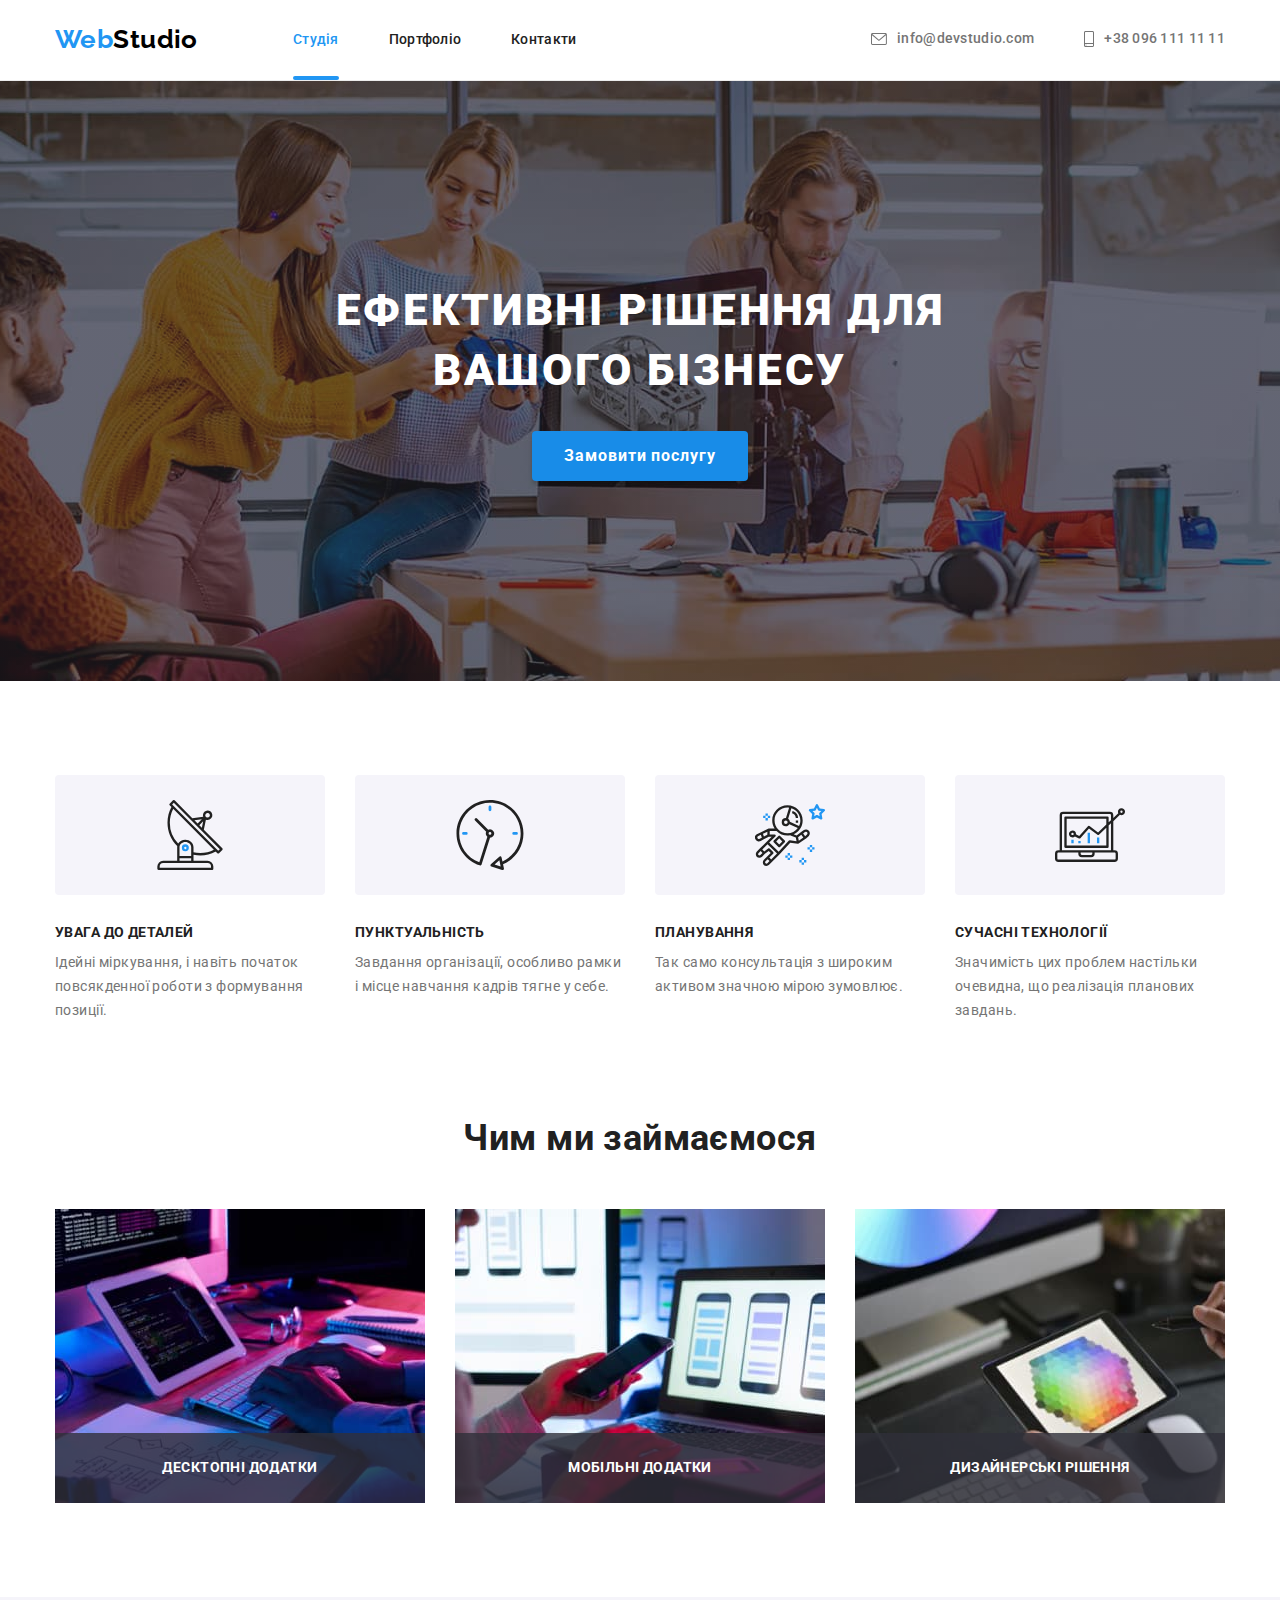
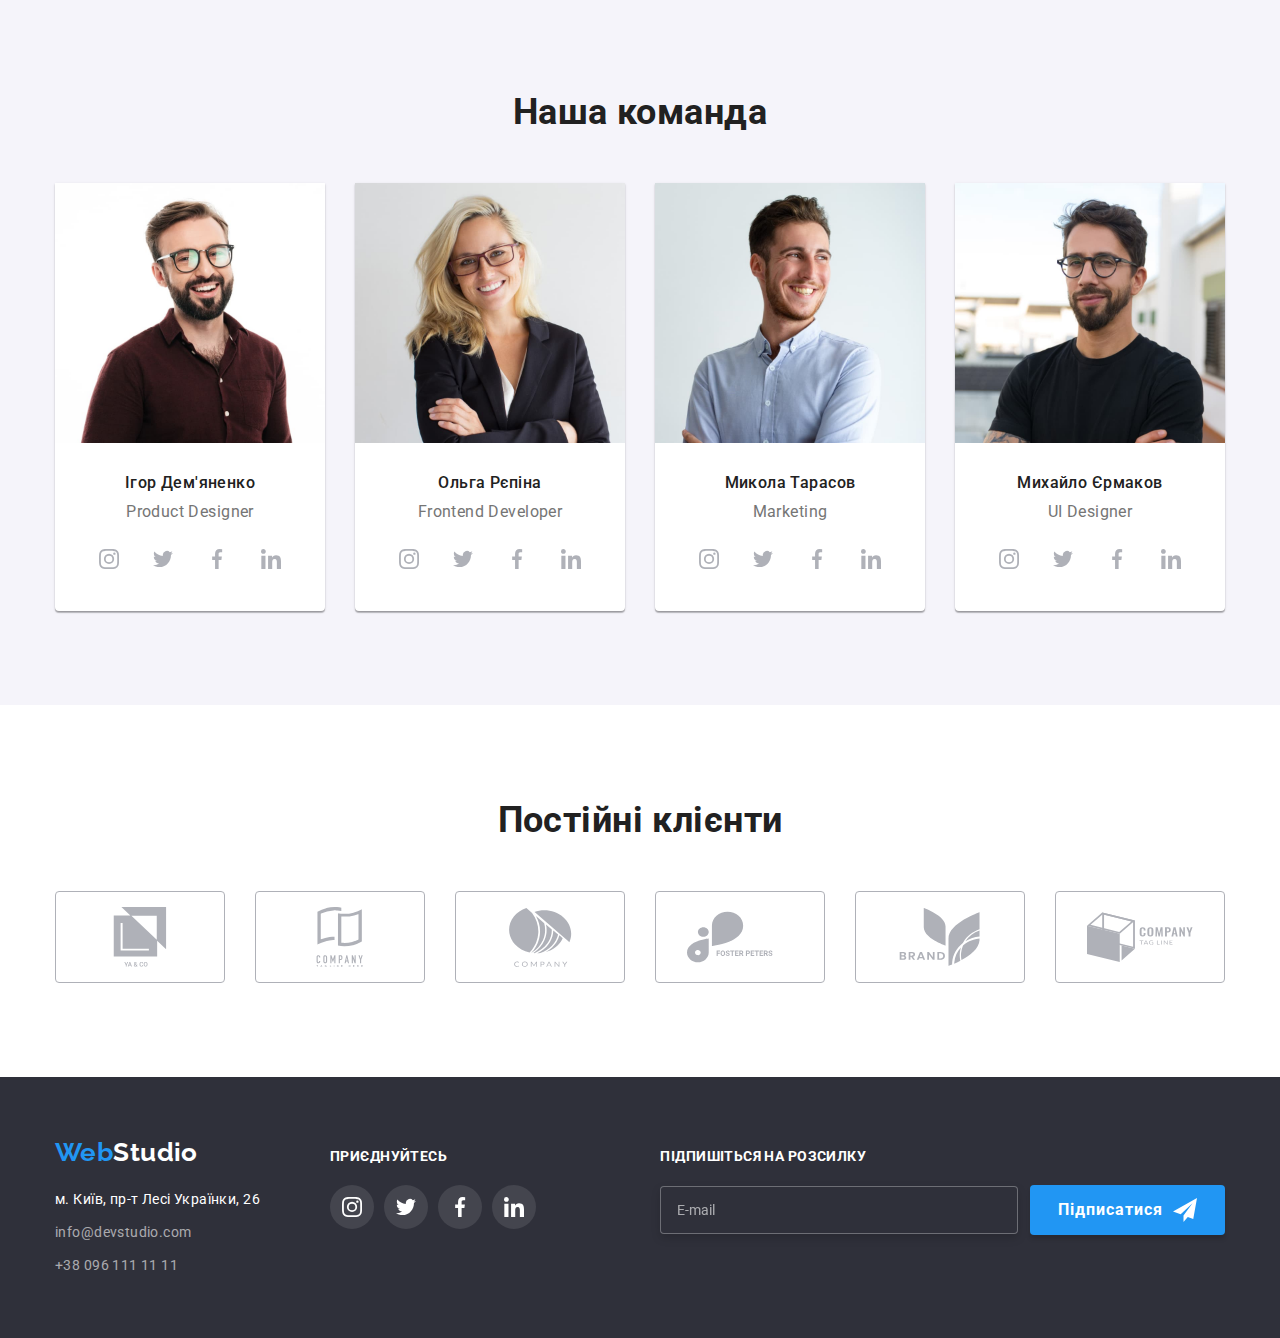
<file: index.html>
<!DOCTYPE html>
<html lang="uk">
<head>
    <meta charset="UTF-8">
    <meta http-equiv="X-UA-Compatible" content="IE=edge">
    <meta name="viewport" content="width=device-width, initial-scale=1.0">
    <title>Web Studio</title>
    <link rel="preconnect" href="https://fonts.googleapis.com">
    <link rel="preconnect" href="https://fonts.gstatic.com" crossorigin>
    <link href="https://fonts.googleapis.com/css2?family=Raleway:wght@700&family=Roboto:wght@400;500;700;900&display=swap"
        rel="stylesheet">
    <link rel="stylesheet" href="https://cdn.jsdelivr.net/npm/modern-normalize@1.1.0/modern-normalize.min.css">
    <link rel="stylesheet" href="./css/styles.css">
</head>
<body>
    <header class="page-header">
        <div class="container page-header-container">
            <nav class="page-nav">
                <a class="logo-header link" href="./index.html">Web<span class="logo-dark">Studio</span></a>
                <ul class="menu list">
                    <li class="menu-item">
                        <a class="menu-link current link" href="./index.html">Студія</a>
                    </li>
                    <li class="menu-item">
                        <a class="menu-link link" href="./portfolio.html">Портфоліо</a>
                    </li>
                    <li class="menu-item">
                        <a class="menu-link link" href="#contacts">Контакти</a>
                    </li>
                </ul>
            </nav>
            <ul class="contact-header list">
                <li class="contacts">
                    <a class="contact-mail link" href="mailto:info@devstudio.com">
                        <svg class="icon-mail" width="16" height="16">
                            <use href="./images/icons.svg#icon-envelope"></use>
                        </svg>
                        info@devstudio.com
                    </a>
                </li>
                <li class="contacts">
                    <a class="contact-phone link" href="tel:+380961111111">
                        <svg class="icon-phone" width="10" height="16">
                            <use href="./images/icons.svg#icon-smartphone"></use>
                        </svg>
                        +38 096 111 11 11
                    </a>
                </li>
            </ul>
        </div>
    </header>
    <main>
        <section class="first-main">
            <div class="container section-main">
                <h1 class="main-title">Ефективні рішення для вашого бізнесу</h1>
                <button class="main-btn" type="button" data-modal-open>Замовити послугу</button>
            </div>
        </section>
        <section class="feature-main section">
            <div class="container">
                <h2 class="feature-noname">Особливості</h2>
                <ul class="feature-menu list">
                    <li class="feature-item">
                        <div class="container-icon">
                            <svg lang="en" aria-label="icon antenna" class="feature-icon">
                                <use href="./images/icons.svg#icon-antenna"></use>
                            </svg>
                        </div>
                        <h3 class="feature-title">Увага до деталей</h3>
                        <p class="feature-text">Ідейні міркування, і навіть початок повсякденної роботи з формування позиції.</p>
                    </li>
                    <li class="feature-item">
                        <div class="container-icon">
                            <svg lang="en" aria-label="icon clock" class="feature-icon">
                                <use href="./images/icons.svg#icon-clock"></use>
                            </svg>
                        </div>
                        <h3 class="feature-title">Пунктуальність</h3>
                        <p class="feature-text">Завдання організації, особливо рамки і місце навчання кадрів тягне у себе.</p>
                    </li>
                    <li class="feature-item">
                        <div class="container-icon">
                            <svg lang="en" aria-label="icon astronaut" class="feature-icon">
                                <use href="./images/icons.svg#icon-astronaut"></use>
                            </svg>
                        </div>
                        <h3 class="feature-title">Планування</h3>
                        <p class="feature-text">Так само консультація з широким активом значною мірою зумовлює.</p>
                    </li>
                    <li class="feature-item">
                        <div class="container-icon">
                            <svg lang="en" aria-label="icon diagram" class="feature-icon">
                                <use href="./images/icons.svg#icon-diagram"></use>
                            </svg>
                        </div>
                        <h3 class="feature-title">Сучасні технології</h3>
                        <p class="feature-text">Значимість цих проблем настільки очевидна, що реалізація планових завдань.</p>
                    </li>
                </ul>
            </div>
        </section>
        <section class="box-main section">
            <div class="container">
                <h2 class="box-title">Чим ми займаємося</h2>
                <ul class="box-items list">
                    <li class="box-foto">
                        <div class="box-list-img">
                            <img src="./images/logo1.jpg" alt="foto1" width="370" height="294" />
                            <p class="items-name">Десктопні додатки</p>
                        </div>
                    </li>
                    <li class="box-foto">
                        <div class="box-list-img">
                            <img src="./images/logo2.jpg" alt="foto2" width="370" height="294" />
                            <p class="items-name">Мобільні додатки</p>
                        </div>
                    </li>
                    <li class="box-foto">
                        <div class="box-list-img">
                            <img src="./images/logo3.jpg" alt="foto3" width="370" height="294" />
                            <p class="items-name">Дизайнерські рішення</p>
                        </div>
                    </li>
                </ul>
            </div>
         </section>
         <section class="team-main section">
            <div class="container">
                <h2 class="team-title">Наша команда</h2>
                    <ul class="team-items list">
                        <li class="team-foto">
                            <img src="./images/img1.jpg" alt="Ігор Дем'яненко" width="270" height="260" />
                            <div class="section-team">
                                <h3 class="team-name">Ігор Дем'яненко</h3>
                                <p lang="en" class="team-work">Product Designer</p>
                                <ul class="social-list list">
                                    <li class="social-list-item">
                                        <a href="#" class="social-list-link">
                                            <svg lang="en" aria-label="instagram" class="social-list-icon">
                                                <use href="./images/icons.svg#icon-instagram"></use>
                                            </svg>
                                        </a>
                                    </li>
                                    <li class="social-list-item">
                                        <a href="#" class="social-list-link">
                                            <svg lang="en" aria-label="twitter" class="social-list-icon">
                                                <use href="./images/icons.svg#icon-twitter"></use>
                                            </svg>
                                        </a>
                                    </li>
                                    <li class="social-list-item">
                                        <a href="#" class="social-list-link">
                                            <svg lang="en" aria-label="facebook" class="social-list-icon">
                                                <use href="./images/icons.svg#icon-facebook"></use>
                                            </svg>
                                        </a>
                                    </li>
                                    <li class="social-list-item">
                                        <a href="#" class="social-list-link">
                                            <svg lang="en" aria-label="linkedin" class="social-list-icon">
                                                <use href="./images/icons.svg#icon-linkedin"></use>
                                            </svg>
                                        </a>
                                    </li>
                                </ul>
                            </div>
                        </li>
                    
                        <li class="team-foto">
                            <img src="./images/img2.jpg" alt="Ольга Рєпіна" width="270" height="260" />
                            <div class="section-team">
                                <h3 class="team-name">Ольга Рєпіна</h3>
                                <p lang="en" class="team-work">Frontend Developer</p>
                                <ul class="social-list list">
                                    <li class="social-list-item">
                                        <a href="#" class="social-list-link">
                                            <svg lang="en" aria-label="instagram" class="social-list-icon">
                                                <use href="./images/icons.svg#icon-instagram"></use>
                                            </svg>
                                        </a>
                                    </li>
                                    <li class="social-list-item">
                                        <a href="#" class="social-list-link">
                                            <svg lang="en" aria-label="twitter" class="social-list-icon">
                                                <use href="./images/icons.svg#icon-twitter"></use>
                                            </svg>
                                        </a>
                                    </li>
                                    <li class="social-list-item">
                                        <a href="#" class="social-list-link">
                                            <svg lang="en" aria-label="facebook" class="social-list-icon">
                                                <use href="./images/icons.svg#icon-facebook"></use>
                                            </svg>
                                        </a>
                                    </li>
                                    <li class="social-list-item">
                                        <a href="#" class="social-list-link">
                                            <svg lang="en" aria-label="linkedin" class="social-list-icon">
                                                <use href="./images/icons.svg#icon-linkedin"></use>
                                            </svg>
                                        </a>
                                    </li>
                                </ul>
                            </div>
                        </li>
                        <li class="team-foto">
                            <img src="./images/img3.jpg" alt="Микола Тарасов" width="270" height="260" />
                            <div class="section-team">
                                <h3 class="team-name">Микола Тарасов</h3>
                                <p lang="en" class="team-work">Marketing</p>
                                <ul class="social-list list">
                                    <li class="social-list-item">
                                        <a href="#" class="social-list-link">
                                            <svg lang="en" aria-label="instagram" class="social-list-icon">
                                                <use href="./images/icons.svg#icon-instagram"></use>
                                            </svg>
                                        </a>
                                    </li>
                                    <li class="social-list-item">
                                        <a href="#" class="social-list-link">
                                            <svg lang="en" aria-label="twitter" class="social-list-icon">
                                                <use href="./images/icons.svg#icon-twitter"></use>
                                            </svg>
                                        </a>
                                    </li>
                                    <li class="social-list-item">
                                        <a href="#" class="social-list-link">
                                            <svg lang="en" aria-label="facebook" class="social-list-icon">
                                                <use href="./images/icons.svg#icon-facebook"></use>
                                            </svg>
                                        </a>
                                    </li>
                                    <li class="social-list-item">
                                        <a href="#" class="social-list-link">
                                            <svg lang="en" aria-label="linkedin" class="social-list-icon">
                                                <use href="./images/icons.svg#icon-linkedin"></use>
                                            </svg>
                                        </a>
                                    </li>
                                </ul>
                            </div>
                        </li>
                        <li class="team-foto">
                            <img src="./images/img4.jpg" alt="Михайло Єрмаков" width="270" height="260" />
                            <div class="section-team">
                                <h3 class="team-name">Михайло Єрмаков</h3>
                                <p lang="en" class="team-work">UI Designer</p>
                                <ul class="social-list list">
                                    <li class="social-list-item">
                                        <a href="#" class="social-list-link">
                                            <svg lang="en" aria-label="instagram" class="social-list-icon">
                                                <use href="./images/icons.svg#icon-instagram"></use>
                                            </svg>
                                        </a>
                                    </li>
                                    <li class="social-list-item">
                                        <a href="#" class="social-list-link">
                                            <svg lang="en" aria-label="twitter" class="social-list-icon">
                                                <use href="./images/icons.svg#icon-twitter"></use>
                                            </svg>
                                        </a>
                                    </li>
                                    <li class="social-list-item">
                                        <a href="#" class="social-list-link">
                                            <svg lang="en" aria-label="facebook" class="social-list-icon">
                                                <use href="./images/icons.svg#icon-facebook"></use>
                                            </svg>
                                        </a>
                                    </li>
                                    <li class="social-list-item">
                                        <a href="#" class="social-list-link">
                                            <svg lang="en" aria-label="linkedin" class="social-list-icon">
                                                <use href="./images/icons.svg#icon-linkedin"></use>
                                            </svg>
                                        </a>
                                    </li>
                                </ul>
                            </div>           
                        </li>
                    </ul>
            </div>
        </section>
        <section class="client-main section">
            <div class="container">
                <h2 class="client-title">Постійні клієнти</h2>
                    <ul class="client-menu list">
                        <li class="client-list">
                            <a href="#" class="client-list-link">
                                <svg lang="en" aria-label="compani" class="client-list-icon">
                                    <use href="./images/icons.svg#icon-group1">
                                    </use>
                                </svg>
                            </a>
                        </li>
                        <li class="client-list">
                            <a href="#" class="client-list-link">
                                <svg lang="en" aria-label="compani" class="client-list-icon">
                                    <use href="./images/icons.svg#icon-group2">
                                    </use>
                                </svg>
                            </a>
                        </li>
                        <li class="client-list">
                            <a href="#" class="client-list-link">
                                <svg lang="en" aria-label="compani" class="client-list-icon">
                                    <use href="./images/icons.svg#icon-group3">
                                    </use>
                                </svg> 
                            </a>
                        </li>
                        <li class="client-list">
                            <a href="#" class="client-list-link">
                                <svg lang="en" aria-label="compani" class="client-list-icon">
                                    <use href="./images/icons.svg#icon-group4">
                                    </use>
                                </svg>
                            </a>
                        </li>
                        <li class="client-list">
                            <a href="#" class="client-list-link">
                                <svg lang="en" aria-label="compani" class="client-list-icon">
                                    <use href="./images/icons.svg#icon-group5">
                                    </use>
                                </svg>
                            </a>
                        </li>
                        <li class="client-list">
                            <a href="#" class="client-list-link">
                                <svg lang="en" aria-label="compani" class="client-list-icon">
                                    <use href="./images/icons.svg#icon-group6">
                                    </use>
                                </svg>
                            </a>
                        </li>
                    </ul>
            </div>
        </section>
    </main>
    <footer id="contacts" class="page-footer">
        <div class="container page-footer-container">
            <div class="address-container">
            <a class="logo-footer link" href="./index.html">Web<span class="logo-light">Studio</span></a>
            <address class="page-address">
                <ul class="address-menu list">
                    <li class="address-item">
                        <a class="address-maps link" href="https://goo.gl/maps/CPtrU1FHBa2aNyZL9" target="_blank"
                            rel="noopener noreferrer nofollow">м. Київ, пр-т Лесі Українки, 26</a>
                    </li>
                    <li class="address-item">
                        <a class="address-mail link" href="mailto:info@devstudio.com">info@devstudio.com</a>
                    </li>
                    <li class="address-item">
                        <a class="address-phone link" href="tel:+380961111111">+38 096 111 11 11</a>
                    </li>
                </ul>
            </address>
            </div>
            <div class="container-social">
                <p class="footer-title">приєднуйтесь</p>
                    <ul class="footer-menu list">
                        <li class="social-list-footer">
                            <a href="#" class="social-list-link-footer">
                                <svg lang="en" aria-label="instagram" class="social-list-icon-footer">
                                    <use href="./images/icons.svg#icon-instagram"></use>
                                </svg>
                            </a>
                        </li>
                        <li class="social-list-footer">
                            <a href="#" class="social-list-link-footer">
                                <svg lang="en" aria-label="twitter" class="social-list-icon-footer">
                                    <use href="./images/icons.svg#icon-twitter"></use>
                                </svg>
                            </a>
                        </li>
                        <li class="social-list-footer">
                            <a href="#" class="social-list-link-footer">
                                <svg lang="en" aria-label="facebook" class="social-list-icon-footer">
                                    <use href="./images/icons.svg#icon-facebook"></use>
                                </svg>
                            </a>
                        </li>
                        <li class="social-list-footer">
                            <a href="#" class="social-list-link-footer">
                                <svg lang="en" aria-label="linkedin" class="social-list-icon-footer">
                                    <use href="./images/icons.svg#icon-linkedin"></use>
                                </svg>
                            </a>
                        </li>
                    </ul>
            </div>
            <div class="container-subscription">
                <p class="subscription-title">Підпишіться на розсилку</p>
                <form class="subscription-form">
                    <input type="email" class="subscription-form-input" placeholder="E-mail" required name="user-mail">
                    <button type="submit" class="subscription-form-submit">Підписатися
                        <svg class="subscription-form-icon" width="24" height="24">
                            <use href="./images/icons.svg#icon-send"></use>
                        </svg>
                    </button>
                </form>
            </div>
        </div>
    </footer>
    <div class="backgrop is-hidden" data-modal> 
        <div class="modal">
            <button class="modal-close-btn" type="button" data-modal-close>
                <svg class="modal-close-icon" width="18" height="18">
                    <use href="./images/icons.svg#icon-close"></use>
                </svg>
            </button>
            <p class="modal-form-title">Залиште свої дані, ми вам передзвонимо</p>
            <form class="modal-form">
                <label class="modal-form-field">
                    <span class="modal-field-name">Ім'я</span>
                    <span class="modal-field-input">
                        <input type="text" class="modal-form-input" required pattern="[a-zA-Zа-яА-ЯіІїЇ]+" name="user-name">
                        <svg class="modal-fild-icon" width="18" height="18">
                            <use href="./images/icons.svg#icon-person-black"></use>
                        </svg>
                    </span>
                </label>
                <label class="modal-form-field">
                    <span class="modal-field-name">Телефон</span>
                    <span class="modal-field-input">
                         <input type="tel" class="modal-form-input" required pattern="[0-9]{3}-[0-9]{3}-[0-9]{2}-[0-9]{2}" title="xxx-xxx-xx-xx"
                                name="user-phone">
                         <svg class="modal-fild-icon" width="18" height="18">
                            <use href="./images/icons.svg#icon-phone-black"></use>
                        </svg>
                    </span>
                </label>
                <label class="modal-form-field">
                    <span class="modal-field-name">Пошта</span>
                    <span class="modal-field-input">
                        <input type="email" class="modal-form-input" required name="user-mail">
                        <svg class="modal-fild-icon" width="18" height="18">
                            <use href="./images/icons.svg#icon-email-black"></use>
                        </svg>
                    </span>
                </label>
                <label class="modal-form-field">
                    <span class="modal-field-name">Коментар</span>
                    <textarea name="user-comment" class="modal-form-message" placeholder="Введіть текст"></textarea>
                </label>
                <label class="modal-form-check-field">
                    <input type="checkbox" class="modal-form-check" name="user-policy" required>
                    <svg class="modal-form-checkbox" width="16" height="15">
                        <use class="modal-form-checkbox-icon" href="./images/icons.svg#icon-check"></use>
                    </svg>
                    Погоджуюся з розсилкою та приймаю&nbsp;<a class="modal-form-checkbox-consept" href="">Умови договору</a>
                </label>
                <button type="submit" class="modal-form-submit">Відправити</button>
            </form>
        </div>
    </div>
    <script src="./js/modal.js"></script>
</body>
</html>
</file>
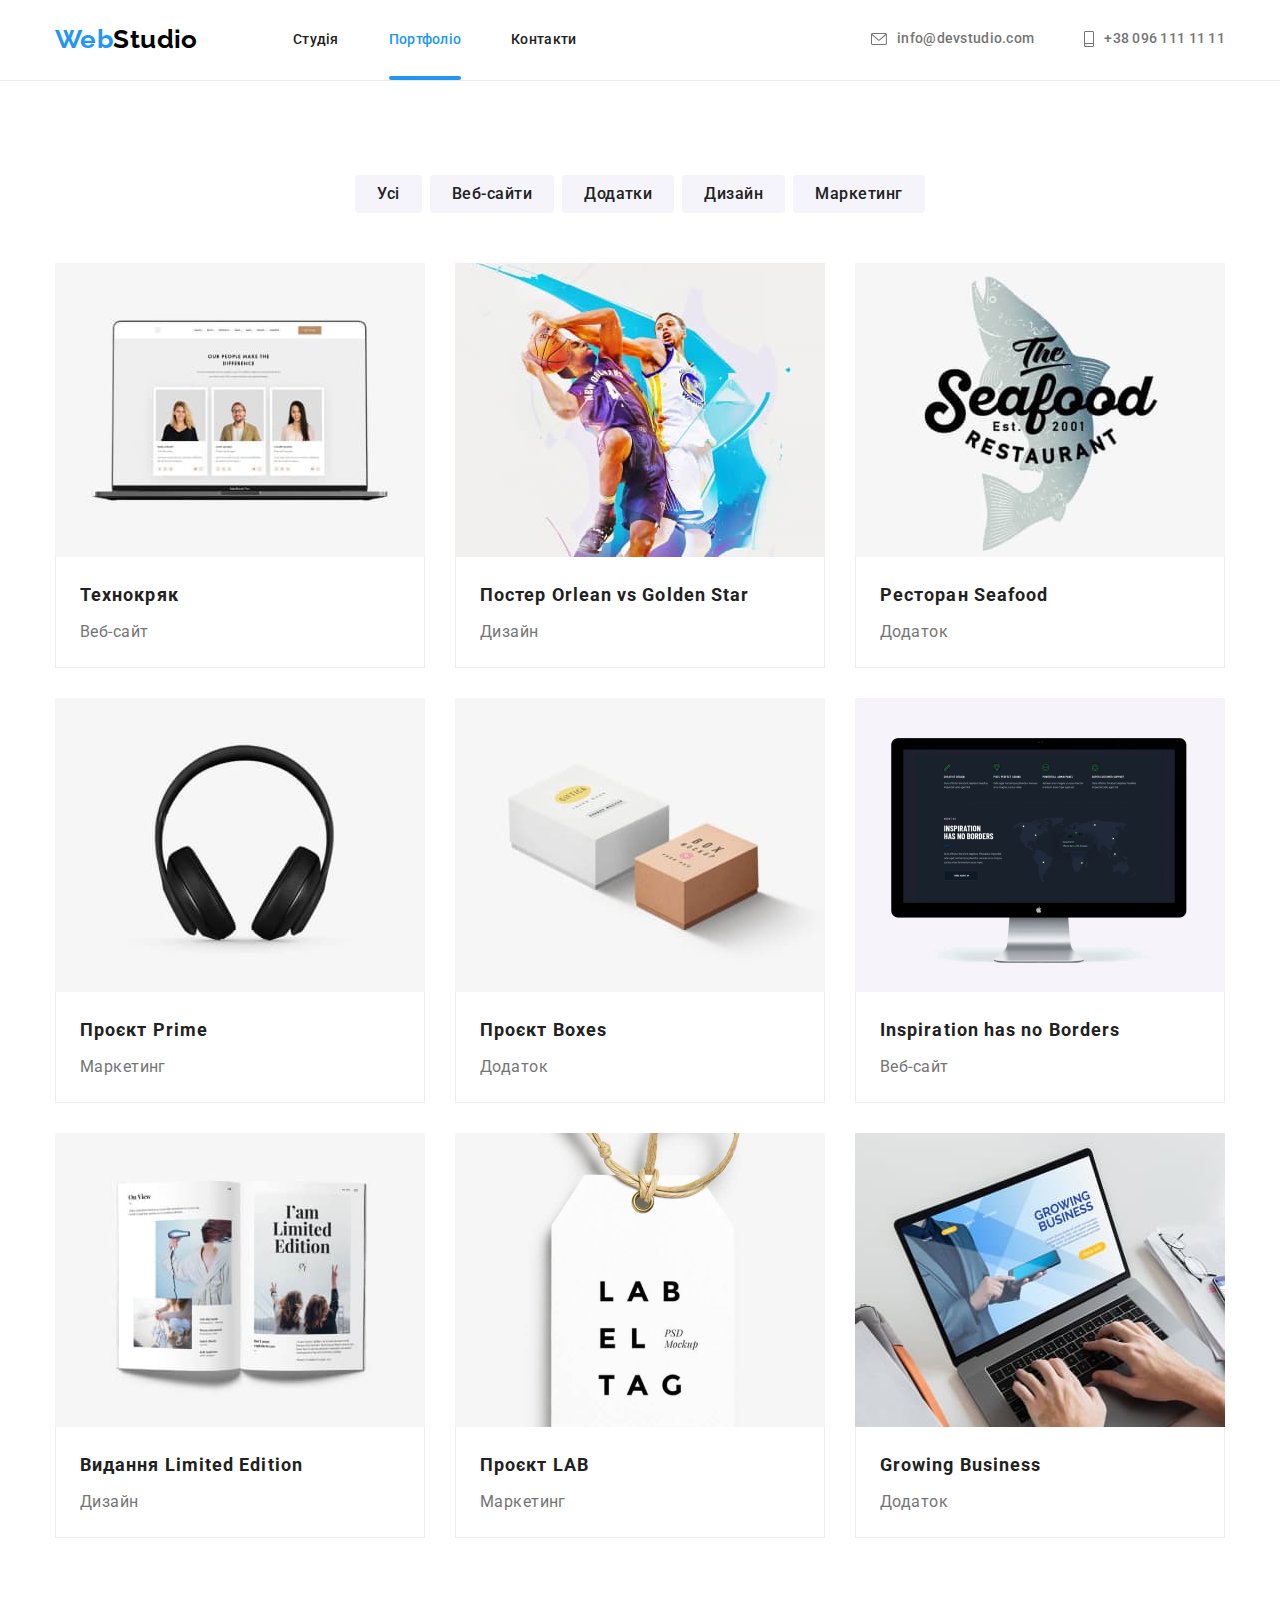
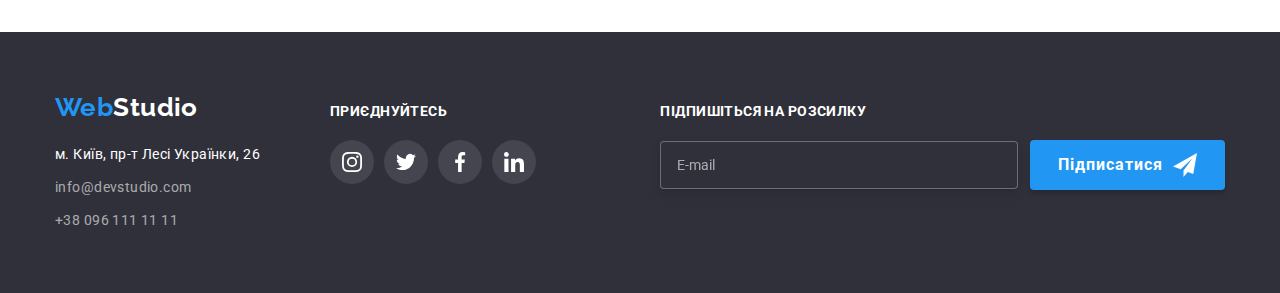
<file: portfolio.html>
<!DOCTYPE html>
<html lang="en">
<head>
    <meta charset="UTF-8">
    <meta http-equiv="X-UA-Compatible" content="IE=edge">
    <meta name="viewport" content="width=device-width, initial-scale=1.0">
    <title>Portfolio</title>
    <link rel="preconnect" href="https://fonts.googleapis.com">
    <link rel="preconnect" href="https://fonts.gstatic.com" crossorigin>
    <link href="https://fonts.googleapis.com/css2?family=Raleway:wght@700&family=Roboto:wght@400;500;700;900&display=swap"
        rel="stylesheet">
    <link rel="stylesheet" href="https://cdn.jsdelivr.net/npm/modern-normalize@1.1.0/modern-normalize.min.css">
    <link rel="stylesheet" href="./css/styles.css">
</head>
<body>
<header class="page-header">
    <div class="container page-header-container">
        <nav class="page-nav">
            <a class="logo-header link" href="./index.html">Web<span class="logo-dark">Studio</span></a>
            <ul class="menu list">
                <li class="menu-item">
                    <a class="menu-link link" href="./index.html">Студія</a>
                </li>
                <li class="menu-item">
                    <a class="menu-link current link" href="./portfolio.html">Портфоліо</a>
                </li>
                <li class="menu-item">
                    <a class="menu-link link" href="#contacts">Контакти</a>
                </li>
            </ul>
        </nav>
        <ul class="contact-header list">
            <li class="contacts">
                <a class="contact-mail link" href="mailto:info@devstudio.com">
                    <svg class="icon-mail" width="16" height="16">
                        <use href="./images/icons.svg#icon-envelope"></use>
                    </svg>
                    info@devstudio.com
                </a>
            </li>
            <li class="contacts">
                <a class="contact-phone link" href="tel:+380961111111">
                    <svg class="icon-phone" width="10" height="16">
                        <use href="./images/icons.svg#icon-smartphone"></use>
                    </svg>
                    +38 096 111 11 11
                </a>
            </li>
        </ul>
    </div>
</header>
    <main>
        <section class="filters-main section">
            <div class="container">
                <h1 class="filters-noname">Фільтри</h1>
                <ul class="filters-menu list">
                    <li class="filters-item">
                        <button class="filters-btn" type="button">Усі</button>
                    </li>
                    <li class="filters-item">
                        <button class="filters-btn" type="button">Веб-сайти</button>
                    </li>
                    <li class="filters-item">
                        <button class="filters-btn" type="button">Додатки</button>
                    </li>
                    <li class="filters-item">
                        <button class="filters-btn" type="button">Дизайн</button>
                    </li>
                    <li class="filters-item">
                        <button class="filters-btn" type="button">Маркетинг</button>
                    </li>
                </ul>
                <ul class="project-menu list">
                    <li class="project-items">
                        <a href="#" class="project-container link">
                            <div class="project-list-img">
                                <img class="project-img" src="./images/foto1.jpg" alt="foto1" 
                                width="370" 
                                height="294"/>
                                <p class="overlay">Ресурс пропонує комплексні пропозиції з різним рівнем функціоналу та сервісів. Все це дозволить
                                    відвідувачу отримати
                                    вичерпні відомості про компанію чи приватну особу.</p>
                            </div>
                            <div class="section-menu">
                                <h2 class="project-title">Технокряк</h2>
                                <p class="project-link">Веб-сайт</p>
                            </div>
                        </a>
                    </li>
                    <li class="project-items">
                        <a href="#" class="project-container link">
                            <div class="project-list-img">
                                <img class="project-img" src="./images/foto2.jpg" alt="foto2" width="370" height="294" />
                                <p class="overlay">Ресурс пропонує комплексні пропозиції з різним рівнем функціоналу та сервісів. Все це дозволить
                                    відвідувачу отримати
                                    вичерпні відомості про компанію чи приватну особу.</p>
                            </div>
                            <div class="section-menu">
                                <h2 class="project-title">Постер <span lang="en">Orlean vs Golden Star</span></h2>
                                <p class="project-link">Дизайн</p>
                            </div>
                        </a>
                    </li>
                    <li class="project-items">
                        <a href="#" class="project-container link">
                            <div class="project-list-img">
                                <img class="project-img" src="./images/foto3.jpg" alt="foto3" width="370" height="294" />
                                <p class="overlay">Ресурс пропонує комплексні пропозиції з різним рівнем функціоналу та сервісів. Все це дозволить
                                    відвідувачу отримати
                                    вичерпні відомості про компанію чи приватну особу.</p>
                            </div>
                            <div class="section-menu">
                                <h2 class="project-title">Ресторан <span lang="en">Seafood</span></h2>
                                <p class="project-link">Додаток</p>
                            </div>
                        </a>
                    </li>
                    <li class="project-items">
                        <a href="#" class="project-container link">
                            <div class="project-list-img">
                                <img class="project-img" src="./images/foto4.jpg" alt="foto4" width="370" height="294" />
                                <p class="overlay">Ресурс пропонує комплексні пропозиції з різним рівнем функціоналу та сервісів. Все це дозволить
                                    відвідувачу отримати
                                    вичерпні відомості про компанію чи приватну особу.</p>
                            </div>
                            <div class="section-menu">
                                <h2 class="project-title">Проєкт <span lang="en">Prime</span></h2>
                                <p class="project-link">Маркетинг</p>
                            </div>
                        </a>
                    </li>
                    <li class="project-items">
                        <a href="#" class="project-container link">
                            <div class="project-list-img">
                                <img class="project-img" src="./images/foto5.jpg" alt="foto5" width="370" height="294" />
                                <p class="overlay">Ресурс пропонує комплексні пропозиції з різним рівнем функціоналу та сервісів. Все це дозволить
                                    відвідувачу отримати
                                    вичерпні відомості про компанію чи приватну особу.</p>
                            </div>
                            <div class="section-menu">
                                <h2 class="project-title">Проєкт <span lang="en">Boxes</span></h2>
                                <p class="project-link">Додаток</p>
                            </div>
                        </a>
                    </li>
                    <li class="project-items">
                        <a href="#" class="project-container link">
                            <div class="project-list-img">
                                <img class="project-img" src="./images/foto6.jpg" alt="foto6" width="370" height="294" />
                                <p class="overlay">Ресурс пропонує комплексні пропозиції з різним рівнем функціоналу та сервісів. Все це дозволить
                                    відвідувачу отримати
                                    вичерпні відомості про компанію чи приватну особу.</p>
                            </div>
                            <div class="section-menu">
                                <h2 class="project-title" lang="en">Inspiration has no Borders</h2>
                                <p class="project-link">Веб-сайт</p>
                            </div>
                        </a>
                    </li>
                    <li class="project-items">
                        <a href="#" class="project-container link">
                            <div class="project-list-img">
                                <img class="project-img" src="./images/foto7.jpg" alt="foto7" width="370" height="294" />
                                <p class="overlay">Ресурс пропонує комплексні пропозиції з різним рівнем функціоналу та сервісів. Все це дозволить
                                    відвідувачу отримати
                                    вичерпні відомості про компанію чи приватну особу.</p>
                            </div>
                            <div class="section-menu">
                                <h2 class="project-title">Видання <span lang="en">Limited Edition</span></h2>
                                <p class="project-link">Дизайн</p>
                            </div>
                        </a>
                    </li>
                    <li class="project-items">
                        <a href="#" class="project-container link">
                            <div class="project-list-img">
                                <img class="project-img" src="./images/foto8.jpg" alt="foto8" width="370" height="294" />
                                <p class="overlay">Ресурс пропонує комплексні пропозиції з різним рівнем функціоналу та сервісів. Все це дозволить
                                    відвідувачу отримати
                                    вичерпні відомості про компанію чи приватну особу.</p>
                            </div>
                            <div class="section-menu">
                                <h2 class="project-title">Проєкт <span lang="en">LAB</span></h2>
                                <p class="project-link">Маркетинг</p>
                            </div>
                        </a>
                    </li>
                    <li class="project-items">
                        <a href="#" class="project-container link">
                            <div class="project-list-img">
                                <img class="project-img" src="./images/foto9.jpg" alt="foto9" width="370" height="294" />
                                <p class="overlay">Ресурс пропонує комплексні пропозиції з різним рівнем функціоналу та сервісів. Все це дозволить
                                    відвідувачу отримати
                                    вичерпні відомості про компанію чи приватну особу.</p>
                            </div>
                            <div class="section-menu">
                                <h2 class="project-title" lang="en">Growing Business</h2>
                                <p class="project-link">Додаток</p>
                            </div>
                        </a>
                    </li>
                </ul>
            </div>
        </section>
    </main>
    <footer id="contacts" class="page-footer">
        <div class="container page-footer-container">
            <div class="address-container">
                <a class="logo-footer link" href="./index.html">Web<span class="logo-light">Studio</span></a>
                <address class="page-address">
                    <ul class="address-menu list">
                        <li class="address-item">
                            <a class="address-maps link" href="https://goo.gl/maps/CPtrU1FHBa2aNyZL9" target="_blank"
                                rel="noopener noreferrer nofollow">м. Київ, пр-т Лесі Українки, 26</a>
                        </li>
                        <li class="address-item">
                            <a class="address-mail link" href="mailto:info@devstudio.com">info@devstudio.com</a>
                        </li>
                        <li class="address-item">
                            <a class="address-phone link" href="tel:+380961111111">+38 096 111 11 11</a>
                        </li>
                    </ul>
                </address>
            </div>
            <div class="container-social">
                <p class="footer-title">приєднуйтесь</p>
                <ul class="footer-menu list">
                    <li class="social-list-footer">
                        <a href="#" class="social-list-link-footer">
                            <svg lang="en" aria-label="instagram" class="social-list-icon-footer">
                                <use href="./images/icons.svg#icon-instagram"></use>
                            </svg>
                        </a>
                    </li>
                    <li class="social-list-footer">
                        <a href="#" class="social-list-link-footer">
                            <svg lang="en" aria-label="twitter" class="social-list-icon-footer">
                                <use href="./images/icons.svg#icon-twitter"></use>
                            </svg>
                        </a>
                    </li>
                    <li class="social-list-footer">
                        <a href="#" class="social-list-link-footer">
                            <svg lang="en" aria-label="facebook" class="social-list-icon-footer">
                                <use href="./images/icons.svg#icon-facebook"></use>
                            </svg>
                        </a>
                    </li>
                    <li class="social-list-footer">
                        <a href="#" class="social-list-link-footer">
                            <svg lang="en" aria-label="linkedin" class="social-list-icon-footer">
                                <use href="./images/icons.svg#icon-linkedin"></use>
                            </svg>
                        </a>
                    </li>
                </ul>
            </div>
            <div class="container-subscription">
                <p class="subscription-title">Підпишіться на розсилку</p>
                <form class="subscription-form">
                    <input type="email" class="subscription-form-input" placeholder="E-mail" required name="user-mail">
                    <button type="submit" class="subscription-form-submit">Підписатися
                        <svg class="subscription-form-icon" width="24" height="24">
                            <use href="./images/icons.svg#icon-send"></use>
                        </svg>
                    </button>
                </form>
            </div>
        </div>
    </footer>
    
</body>

</html>
</file>
<file: css/styles.css>
:root {
    --primary-font:'Roboto', sans-serif;
    --secondary-font: 'Raleway', sans-serif;
    --primary-bgc: #ffffff;
    --secondary-bgc: #2F303A;
    --additional-bgc: #F5F4FA;
    --auxi-accente-bgc: #188CE8;
    --accente-bgc: #2196F3;
    --fon-bgc: #C4C4C4;
    --primary-text-color: #212121;
    --secondary-text-color: #757575;
    --primary-text-color-team-dark: #ffffff;
    --accente-text-color: #2196F3;
    --alfa-text-color: rgba(255, 255, 255, 0.6);
    --auxi-text-color: #000000;
    --border-color-portfolio: #EEEEEE;
    --border-color-header: #ECECEC;
    --primary-link-color: #AFB1B8;
    --secondary-link-color: #FFFFFF;
    --transition-dur-and-func: 250ms cubic-bezier(0.4, 0, 0.2, 1);
 }
 body {
   background-color:var(--primary-bgc);
   color: var(--primary-text-color);
   font-family: var(--primary-font);
   font-size: 14px;
   letter-spacing: 0.03em;
 }
 button {
   display: block;
   margin: 0 auto;
   border: none;
   border-radius: 4px;
   cursor: pointer;
 } 
 h1, h2, h3, p {
   margin: 0;
 }
ul {
   margin-top: 0;
   margin-bottom: 0;
   padding-left: 0;
}
 img {
   display: block;
   max-width: 100%;
   height: auto;
 }
 address {
   font-style: normal;
 }
 .list {
   list-style: none; 
   padding-left: 0;
   margin: 0;
 }
 .link {
   text-decoration: none;
   color: inherit;
 }
.container {
   width: 1200px;
   margin-left: auto;
   margin-right: auto;
   padding-left: 15px;
   padding-right: 15px;
}
.section {
   padding-top: 94px;
   padding-bottom: 94px;
}
    /* =========================Верхня лінія==================== */

.page-header {
   padding-top: 24px;
   padding-bottom: 25px;
   border-bottom-width: 1px;
   border-bottom-style: solid;
   border-bottom-color: var(--border-color-header);
}
.page-header-container,
.page-nav,
.contact-header,
.menu {
   display: flex;
   align-items: center;
}

.logo-header,
.logo-footer {
   width: 145px;
   font-family: var(--secondary-font);
   font-weight: 700;
   font-size: 26px;
   line-height: 1.19;
   color: var(--accente-text-color);
}
.logo-header {
   margin-right: 93px;
}
.logo-dark {
   color: var(--auxi-text-color);
}
.menu {
   column-gap: 50px;
   
}
.menu-link {
   font-weight: 500;
   line-height: 1.14;
   letter-spacing: 0.02em;
   color: inherit;
   transition: color var(--transition-dur-and-func);
   position: relative;
   padding: 32px 0;
}
.menu-link.current::after {
   content: '';
   position: absolute;
   display: block;
   width: 100%;
   height: 4px;
   background-color: var(--accente-bgc);
   border-radius: 2px;
   bottom: -1px;

}
.contact-mail,
.contact-phone {
   display: flex;
   font-weight: 500;
   line-height: 1.14;
   letter-spacing: 0.02em;
   color: var(--secondary-text-color);
   fill: currentColor;
   transition: color var(--transition-dur-and-func);
}
.contact-header {
   margin-left: auto;
   column-gap: 50px;
}
.icon-mail,
.icon-phone {
   margin-right: 10px;
}

.menu-link:hover,
.menu-link:focus,
.contact-mail:hover,
.contact-mail:focus,
.contact-phone:hover,
.contact-phone:focus {
   color: var(--accente-text-color);
}
.current {
   color: var(--accente-text-color);
}

 /* ====================Шапка================== */

 .first-main {
   max-width: 1600px;
   height: 600px;
   margin-left: auto;
   margin-right: auto;
   background-image:linear-gradient(rgba(47, 48, 58, 0.4), rgba(47, 48, 58, 0.4)), url(../images/main.jpg);
   background-repeat: no-repeat;
   background-position: center;
   background-size: cover;
   background-color: var(--fon-bgc);
   padding-top: 200px;
   padding-bottom: 200px;
 }
 .main-title { 
   margin-left: auto;
   margin-right: auto;
   width: 696px;
   font-weight: 900;
   font-size: 44px;
   margin-bottom: 30px;
   line-height: 1.36;
   text-align: center;
   letter-spacing: 0.06em;
   text-transform: uppercase;
   color: var(--primary-text-color-team-dark);
 }
 .main-btn {
   padding: 10px 32px;
   font-weight: 700;
   font-size: 16px;
   line-height: 1.88;
   text-align: center;
   letter-spacing: 0.06em;
   color: var(--primary-text-color-team-dark);
   background-color: var(--auxi-accente-bgc);
   box-shadow: 0px 4px 4px rgba(0, 0, 0, 0.15);
   transition: background-color var(--transition-dur-and-func);
 }
 .main-btn:hover,
 .main-btn:focus {
   background-color: var(--accente-text-color);
 }
/* ========================Особливості==================== */

.feature-menu {
   display: flex;
   align-items: flex-start;
   column-gap: 30px;
}
.feature-item {
   
   flex-basis: calc((100% - 90px)/4);
}
.container-icon {
   display: flex;
   justify-content: center;
   align-items: center;
   height: 120px;
   background-color: var(--additional-bgc);
   margin-bottom: 30px;
   border-radius: 4px;
}
.feature-icon {
   width: 70px;
   height: 70px;
}
.feature-noname {
   position: absolute;
   white-space: nowrap;
   width: 1px;
   height: 1px;
   overflow: hidden;
   border: 0;
   padding: 0;
   clip: rect(0 0 0 0);
   clip-path: inset(100%);
   margin: -1px;
}

.feature-title{
   margin-bottom: 10px;
   font-weight: 700;
   font-size: 14px;
   line-height: 1.14;
   text-transform: uppercase;
}
.feature-text {
   line-height: 1.71;
   color: var(--secondary-text-color);
}
/* ===================Чим ми займаємось================= */
.box-main {
   padding-top: 0;
}
.box-title {
   margin-bottom: 50px;
   font-weight: 700;
   font-size: 36px;
   line-height: 1.17;
   text-align: center;
}
.box-items {
   display: flex;
   flex-wrap: wrap;
   gap: 30px;
   flex-basis: calc((100% - 60px)/3);
}
.box-list-img {
   position: relative;
}
.items-name {
   display: flex;
   justify-content: center;
   align-items: center;
   position: absolute;
   bottom: 0;
   height: 70px;
   width: 100%;
   font-weight: 700;
   line-height: 1.14;
   text-transform: uppercase;
   color:var(--primary-text-color-team-dark);
   background: rgba(47, 48, 58, 0.8);
}
/* =================Команда=============== */
.team-main {
   background-color: var(--additional-bgc);
}
.team-title {
   margin-bottom: 50px;
   font-weight: 700;
   font-size: 36px;
   line-height: 1.17;
   text-align: center;
}
.team-items {
   display: flex;
   flex-wrap: wrap;
   gap: 30px;
   flex-basis: calc((100% - 90px)/4);
}
.team-name {
   margin-bottom: 10px;
   font-weight: 500;
   font-size: 16px;
   line-height: 1.19;
   text-align: center;
}
.team-work {
   font-size: 16px;
   line-height: 1.19;
   text-align: center;
   color: var(--secondary-text-color);
   margin-bottom: 16px;
}
.team-foto {
   background-color: var(--primary-bgc);
   box-shadow: 0px 1px 3px rgba(0, 0, 0, 0.12), 0px 1px 1px rgba(0, 0, 0, 0.14), 0px 2px 1px rgba(0, 0, 0, 0.2);
   border-radius: 0px 0px 4px 4px;
}
.section-team {
   padding-top: 30px;
   padding-bottom: 30px;
}
.social-list {
   display: flex;
   justify-content: center;
   column-gap: 10px;
}
.social-list-link {
   display: flex;
   justify-content: center;
   align-items: center;
   width: 44px;
   height: 44px;
   border-radius: 50%;
   background-color: var(--primary-bgc);
   color: var(--primary-link-color);
   transition: color var(--transition-dur-and-func), background-color var(--transition-dur-and-func);
}
.social-list-link:hover,
.social-list-link:focus {
   background-color: var(--accente-text-color);
   color: var(--secondary-link-color);
}
.social-list-icon {
   width: 20px;
   height: 20px;
   fill: currentColor;
}


/* ========================Постійні клієнти======================= */
.client-title {
   font-weight: 700;
   font-size: 36px;
   line-height: 1.17;
   text-align: center;
   margin-bottom: 50px;

}
.client-menu {
   display: flex;
   align-items: center;
   gap: 30px;
   
}
.client-list-link {
   display: flex;
   justify-content: center;
   align-items: center;
   width: 170px;
   height: 92px;
   border: 1px solid var(--primary-link-color);
   border-radius: 4px;
   fill: var(--primary-link-color);
   transition: border-color var(--transition-dur-and-func), fill var(--transition-dur-and-func);
}
.client-list-link:hover,
.client-list-link:focus {
   border-color: var(--accente-text-color);
   fill: var(--accente-text-color);
}
.client-list-icon {
   width: 106px;
   height: 60px;
   color: currentColor;
}

/* ===========Підвал========= */

.page-footer {
   background-color: var(--secondary-bgc);
   padding: 60px 0;

}
.page-footer-container {
   display: flex;
   align-items: baseline;
}
.address-container {
   margin-right: 70px;
}
.page-address {
   margin-top: 20px;
}

.logo-light {
   color: var(--primary-text-color-team-dark);
}
.address-item:not(:last-child) {
   margin-bottom: 9px;
}
.address-maps {
   margin-bottom: 9px;
   line-height: 1.71;
   font-style: normal;
   color: var(--primary-text-color-team-dark);
   transition: color var(--transition-dur-and-func);
}
.address-mail,
.address-phone {
   line-height: 1.71;
   font-style: normal;
   color: var(--alfa-text-color);
   transition: color var(--transition-dur-and-func);
}
.address-maps:hover,
.address-maps:focus,
.address-mail:hover,
.address-mail:focus,
.address-phone:hover,
.address-phone:focus {
   color: var(--accente-text-color);
}
.footer-title {
   font-weight: 700;
   line-height: 1.14;
   text-transform: uppercase;
   color: var(--primary-text-color-team-dark);
   margin-bottom: 20px;
}
.footer-menu {
   display: flex;
   column-gap: 10px;
}

.social-list-link-footer {
   display: flex;
   justify-content: center;
   align-items: center;
   width: 44px;
   height: 44px;
   border-radius: 50%;
   background-color: rgba(255, 255, 255, 0.1);
   transition: background-color var(--transition-dur-and-func);
}

.social-list-link-footer:hover,
.social-list-link-footer:focus {
   background-color: var(--accente-text-color);
}

.social-list-icon-footer {
   width: 20px;
   height: 20px;
   fill: var(--secondary-link-color);
   transition: fill var(--transition-dur-and-func);
}

.social-list-link-footer:hover .social-list-icon-footer,
.social-list-link-footer:focus .social-list-icon-footer {
   fill: var(--secondary-link-color);
}
.container-subscription {
   margin-left: auto;
}
.subscription-title {
   font-weight: 700;
   line-height: 1.14;
   text-transform: uppercase;
   color:var(--primary-text-color-team-dark);
   margin-bottom: 20px;
}
.subscription-form {
   display: flex;
   align-items: center;
}
.subscription-form-input {
   border: 1px solid rgba(255, 255, 255, 0.3);
   filter: drop-shadow(0px 4px 4px rgba(0, 0, 0, 0.15));
   border-radius: 4px;
   background-color: var(--secondary-bgc);
   margin-right: 12px;
   padding: 15px 16px;
   width: 358px;
   color: var(--primary-text-color-team-dark);
}
.subscription-form-input::placeholder {
   color: rgba(255, 255, 255, 0.6);
}
.subscription-form-submit {
   padding: 10px 28px;
   font-weight: 700;
   font-size: 16px;
   line-height: 1.88;
   display: flex;
   align-items: center;
   text-align: center;
   letter-spacing: 0.06em;
   color: var(--primary-text-color-team-dark);
   background-color: var(--accente-bgc);
   box-shadow: 0px 4px 4px rgba(0, 0, 0, 0.15);
   gap: 10px;
   transition: background-color var(--transition-dur-and-func);
}
.subscription-form-submit:hover,
.subscription-form-submit:focus {
   background-color: var(--accente-text-color);
}
.subscription-form-icon {
   fill: var(--primary-bgc)
}
/*============= Портфоліо============== */

.filters-noname {
   position: absolute;
   white-space: nowrap;
   width: 1px;
   height: 1px;
   overflow: hidden;
   border: 0;
   padding: 0;
   clip: rect(0 0 0 0);
   clip-path: inset(100%);
   margin: -1px;
}
.filters-menu {
   display: flex;
   align-items: center;
   margin-bottom: 50px;
   justify-content: center;
   gap: 8px;
}
.filters-btn {
   padding: 6px 22px;
   font-weight: 500;
   font-size: 16px;
   line-height: 1.63;
   letter-spacing: 0.03em;
   text-align: center;
   color: var(--primary-text-color);
   background-color: var(--additional-bgc);
   transition: color var(--transition-dur-and-func), background-color var(--transition-dur-and-func), box-shadow var(--transition-dur-and-func);
}
.filters-btn:hover,
.filters-btn:focus {
   color: var(--primary-text-color-team-dark);
   background-color: var(--accente-bgc);
   box-shadow: 0px 3px 1px rgba(0, 0, 0, 0.1), 0px 1px 2px rgba(0, 0, 0, 0.08), 0px 2px 2px rgba(0, 0, 0, 0.12);
}
.project-title {
   margin-bottom: 4px;
   font-weight: 700;
   font-size: 18px;
   line-height: 2;
   letter-spacing: 0.06em;
}
.project-container {
   display: block;
   transition: box-shadow var(--transition-dur-and-func);
 
}
.project-container:hover,
.project-container:focus {
   box-shadow: 0px 1px 1px rgba(0, 0, 0, 0.12), 0px 4px 4px rgba(0, 0, 0, 0.06), 1px 4px 6px rgba(0, 0, 0, 0.16);
}
.section-menu {
   padding: 20px 24px;
   border: 1px solid var(--border-color-portfolio);
   border-top: none;
}
.project-menu {
   display: flex;
   flex-wrap: wrap;
   gap: 30px;
   flex-basis: calc((100% - 60px)/3);
}
.project-container:hover .overlay,
.project-container:focus .overlay {
   transform: translateY(0%);
}
.project-list-img {
   position: relative;
   overflow: hidden;
}
.overlay {
   position: absolute;
   top: 0;
   left: 0;
   width: 100%;
   height: 100%;
   padding: 63px 24px;
   font-weight: 400;
   font-size: 18px;
   line-height: 1.56;
   background: rgba(33, 150, 243, 0.9);
   color: var(--primary-text-color-team-dark);
   overflow: auto;
   transform: translateY(100%);
   transition: transform var(--transition-dur-and-func);
}
.project-link {
   font-size: 16px;
   line-height: 1.88;
   color: var(--secondary-text-color);
}
/* ================ Модальне вікно =================== */
.backgrop {
   position: fixed;
   top: 0;
   left: 0;
   z-index: 10;
   width: 100%;
   height: 100%;
   background-color: rgba(0, 0, 0, 0.2);
   transition: visibility var(--transition-dur-and-func), opacity var(--transition-dur-and-func);
}
.backgrop.is-hidden {
   visibility: hidden;
   opacity: 0;
   pointer-events: none;
}
.modal {
   position: absolute;
   top: 50%;
   left: 50%;
   transform: translate(-50%, -50%);
   width: 528px;
   height: 581px;
   padding: 40px;
   background-color: var(--primary-bgc);
   box-shadow: 0px 1px 3px rgba(0, 0, 0, 0.12), 0px 1px 1px rgba(0, 0, 0, 0.14), 0px 2px 1px rgba(0, 0, 0, 0.2);
   border-radius: 4px;
}
.modal-close-btn {
   position: absolute;
   top: 8px;
   right: 8px;
   display: flex;
   justify-content: center;   
   align-items: center;
   width: 30px;
   height: 30px;
   border-radius: 50%;
   background-color: var(--primary-bgc);
   border: 1px solid rgba(0, 0, 0, 0.1);
   padding: 0;
   transition: fill var(--transition-dur-and-func);
}
.modal-close-btn:focus,
.modal-close-btn:hover {
   outline: none;
   fill: var(--accente-text-color);
}
/* ========================== Модальна форма =====================*/
.modal-form-title {
   font-weight: 700;
   font-size: 20px;
   text-align: center;
   margin-bottom: 12px;
}
.modal-form {
   display: flex;
   flex-direction: column;
}

.modal-form-field:not(:last-child) {
   margin-bottom: 10px;
}
.modal-field-name {
   display: block;
   font-weight: 400;
   font-size: 12px;
   line-height: 1.17;
   letter-spacing: 0.01em;
   color: var(--secondary-text-color);
   margin-bottom: 4px;
}
.modal-field-input {
   position: relative;
}
.modal-form-input:focus {
   outline: none;
   border-color: var(--accente-text-color);
}
.modal-form-input:focus + .modal-fild-icon {
   fill: var(--accente-text-color);
}
.modal-form-input {
   position: relative;
   width: 100%;
   height: 40px;
   border: 1px solid rgba(33, 33, 33, 0.2);
   border-radius: 4px;
   padding-left: 42px;
   transition: border-color var(--transition-dur-and-func);

}
.modal-fild-icon {
   display: block;
   position: absolute;
   top: 50%;
   left: 12px;
   transform: translateY(-50%);
   transition: fill var(--transition-dur-and-func);
}
.modal-form-message {
   width: 100%;
   height: 120px;
   border: 1px solid rgba(33, 33, 33, 0.2);
   border-radius: 4px;
   padding: 12px 16px;
   resize: none;
   transition: border-color var(--transition-dur-and-func);
}
.modal-form-message:focus {
   outline: none;
   border-color: var(--accente-text-color);
}
.modal-form-message::placeholder {
   font-weight: 400;
   font-size: 12px;
   line-height: 1.17;
   letter-spacing: 0.01em;
   color: rgba(117, 117, 117, 0.5);
}
.modal-form-check {
   position: absolute;
   appearance: none;
}
.modal-form-check:checked + .modal-form-checkbox {
   background-color: var(--accente-bgc);
   border: none;
}
.modal-form-check:checked + .modal-form-checkbox .modal-form-checkbox-icon {
   display: block;
   
}
.modal-form-check:focus + .modal-form-checkbox {
   box-shadow: 0 0 0 1px var(--accente-bgc);
   border: none;
}
.modal-form-check-field {
   display: flex;
   align-items: center;
   justify-content: center;
   margin-bottom: 30px;
   margin-top: 10px;
   font-weight: 400;
   line-height: 2;
   color: var(--secondary-text-color);
}
.modal-form-checkbox {
   border: 1px solid var(--primary-text-color);
   border-radius: 2px;
   cursor: pointer;
   margin-right: 8px;
   transition: box-shadow var(--transition-dur-and-func);
}
.modal-form-checkbox-icon {
   display: none;
   fill: var(--primary-text-color-team-dark);
}
.modal-form-checkbox-consept {
   color: var(--accente-text-color);
}
.modal-form-submit {
   padding: 10px 52px;
   font-weight: 700;
   font-size: 16px;
   line-height: 1.88;
   text-align: center;
   letter-spacing: 0.06em;
   color: var(--primary-text-color-team-dark);
   background-color: var(--auxi-accente-bgc);
   box-shadow: 0px 4px 4px rgba(0, 0, 0, 0.15);
   transition: background-color var(--transition-dur-and-func);
 }

.modal-form-submit:hover,
.modal-form-submit:focus {
  background-color: var(--accente-text-color);
 }
</file>
